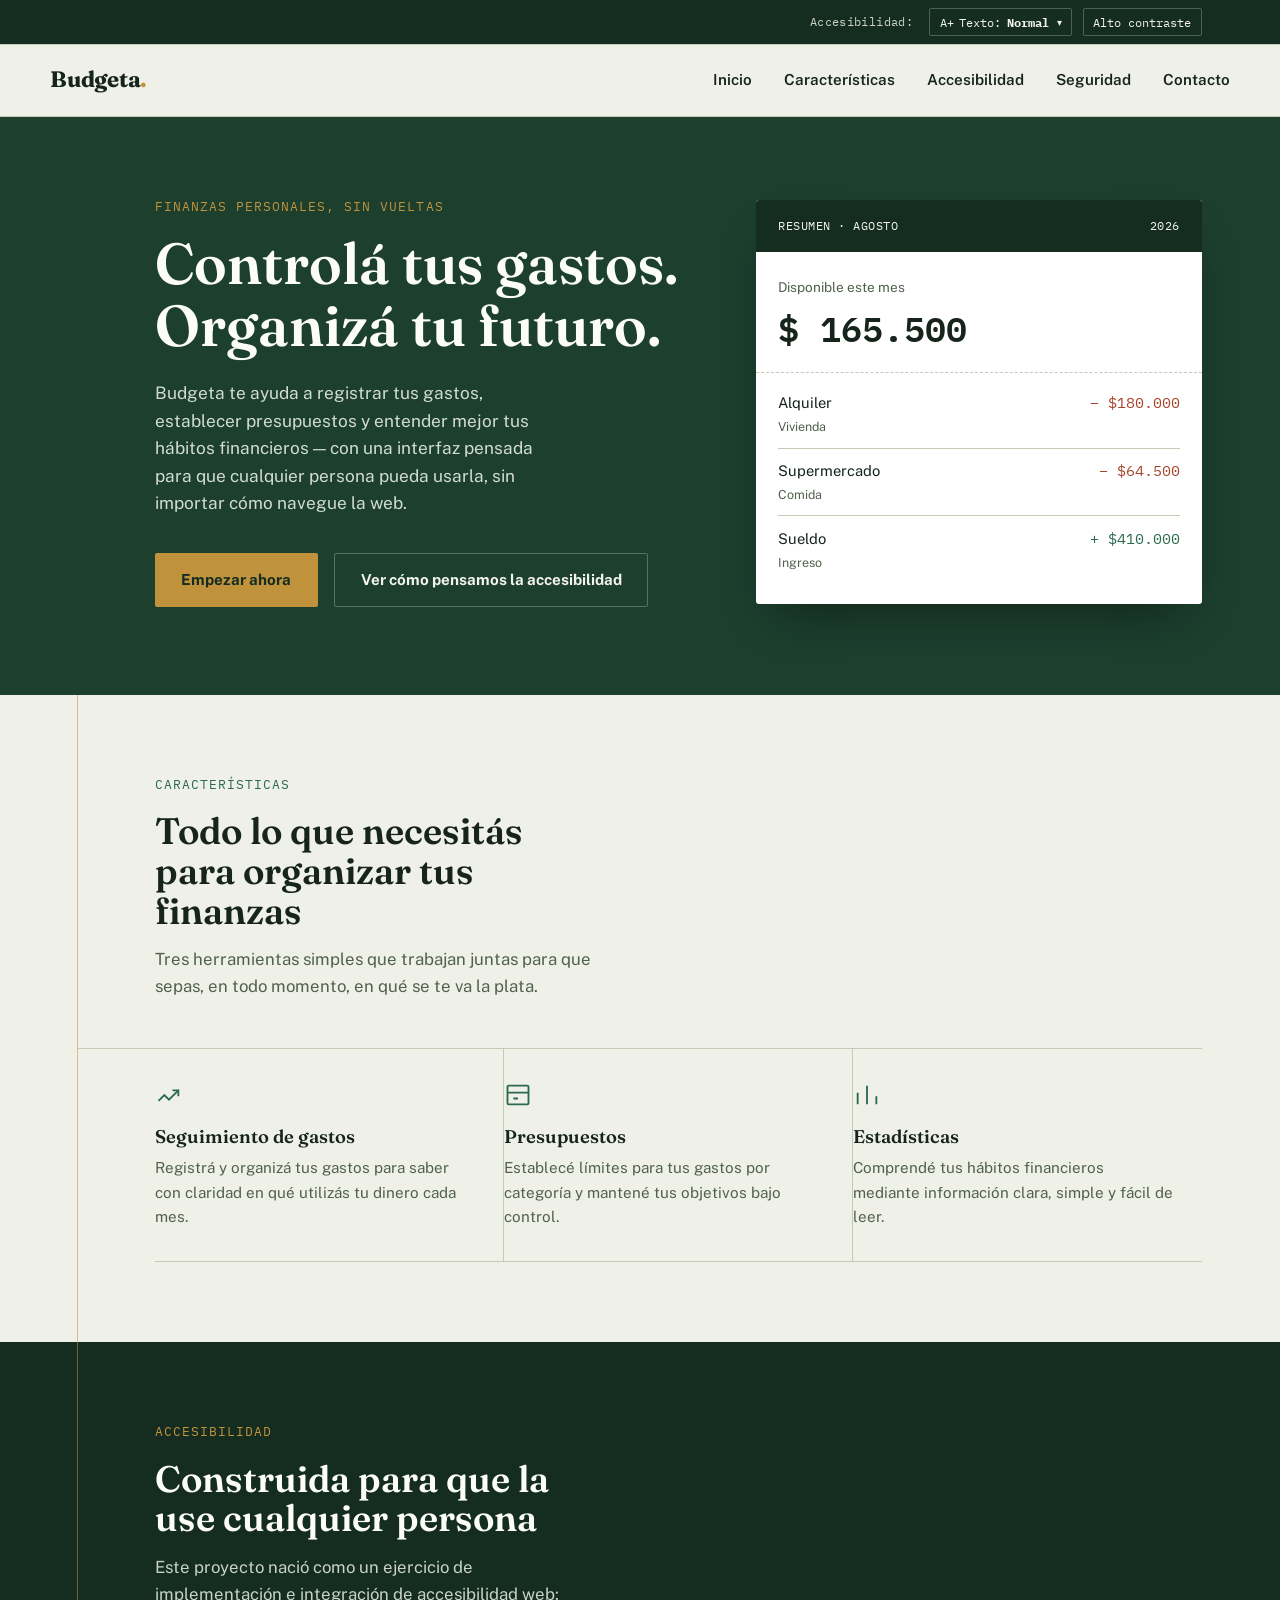
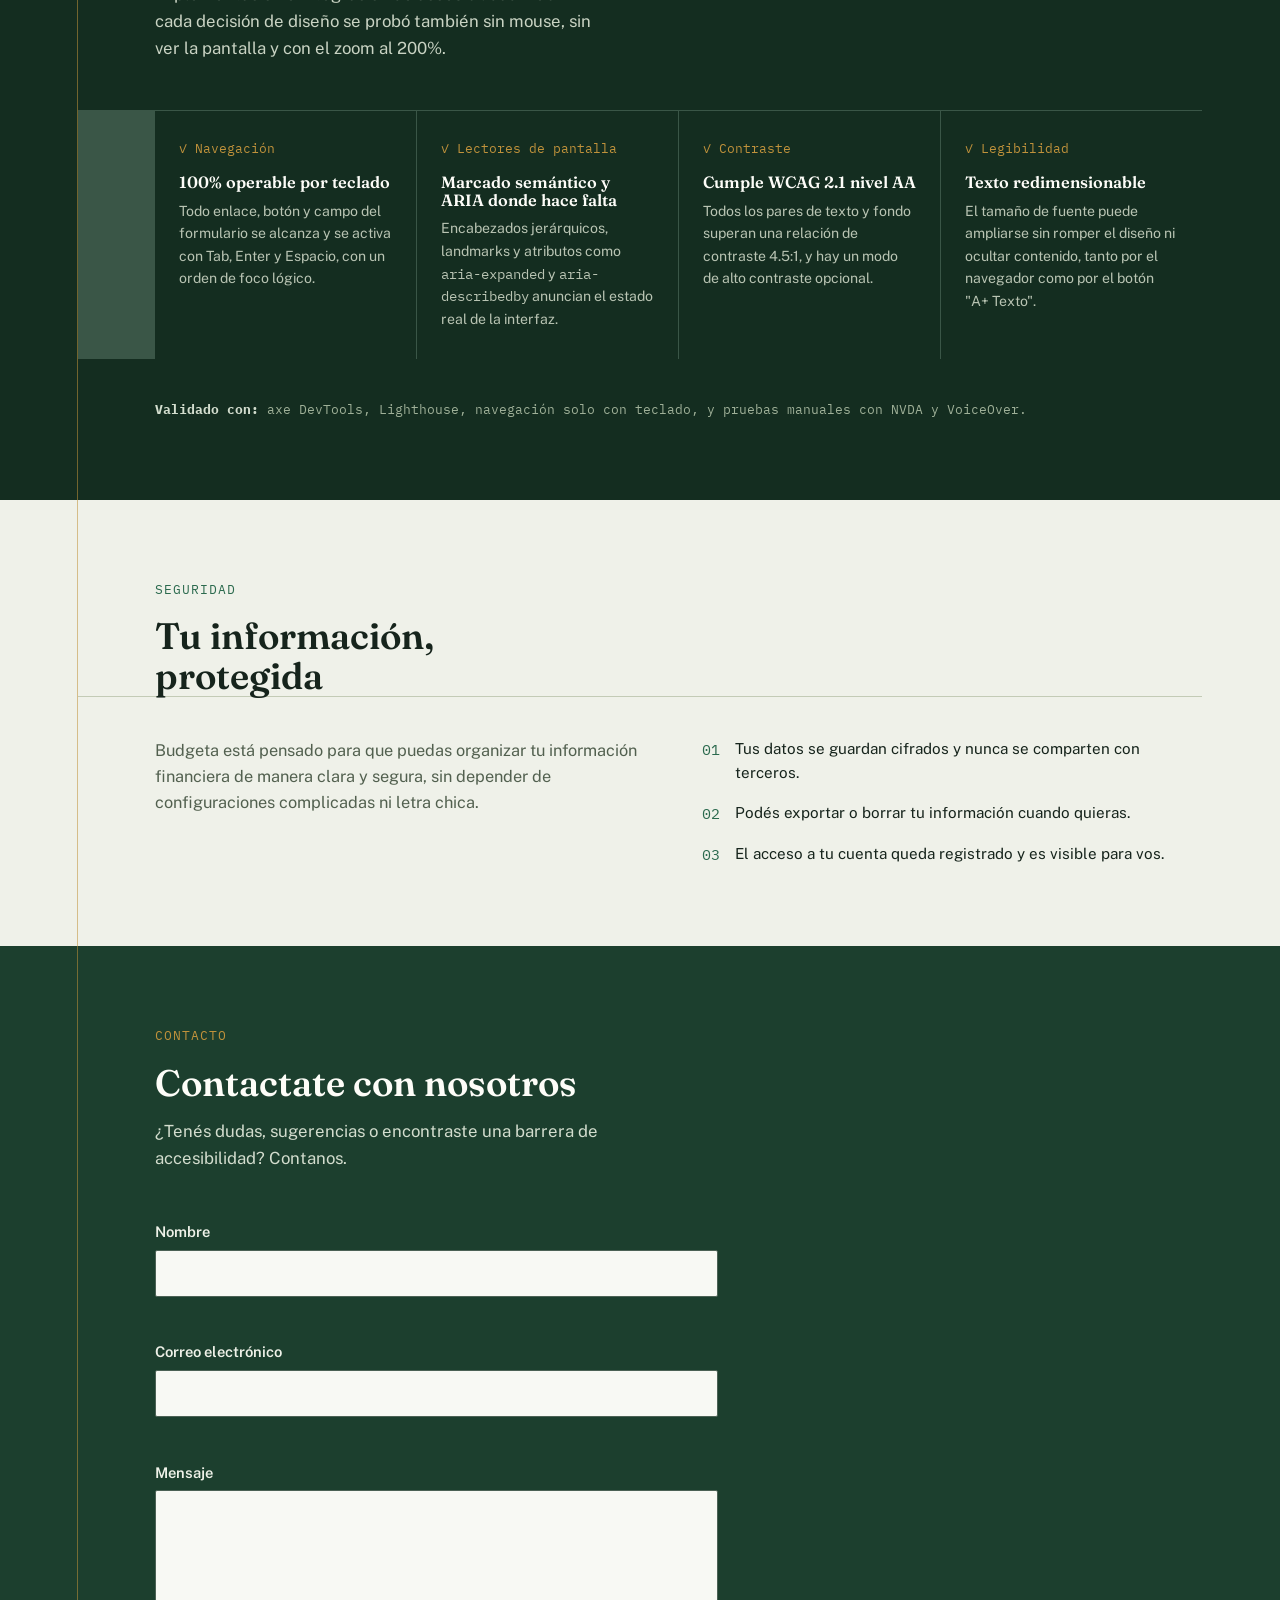
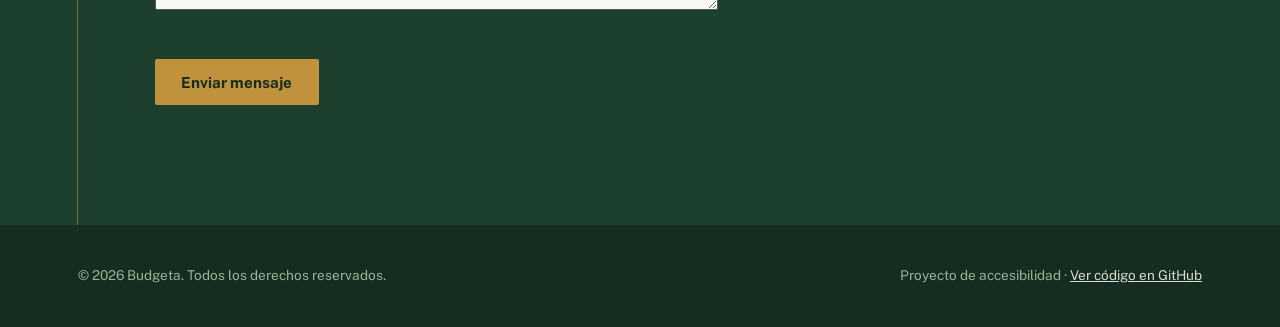
<file: index.html>
<!DOCTYPE html>
<html lang="es">
<head>
<meta charset="UTF-8">
<meta name="viewport" content="width=device-width, initial-scale=1.0">
<title>Budgeta — Controlá tus gastos, organizá tu futuro</title>
<meta name="description" content="Budgeta es la app que te ayuda a organizar tus gastos, definir presupuestos y entender tus hábitos financieros. Construida con accesibilidad real: teclado, lectores de pantalla y contraste AA.">
<link rel="preconnect" href="https://fonts.googleapis.com">
<link rel="preconnect" href="https://fonts.gstatic.com" crossorigin>
<link href="https://fonts.googleapis.com/css2?family=Fraunces:opsz,wght@9..144,400;9..144,500;9..144,600;9..144,700&family=Public+Sans:wght@400;500;600;700&family=IBM+Plex+Mono:wght@400;500;600&display=swap" rel="stylesheet">
<link rel="stylesheet" href="styles.css">
</head>
<body>

<a href="#main-content" class="skip-link">Saltar al contenido principal</a>

<header>
  <div class="toolbar" role="region" aria-label="Herramientas de accesibilidad">
    <div class="wrap">
      <span class="lbl">Accesibilidad:</span>
      
      <!-- Selector desplegable de 3 tamaños de texto -->
      <div class="tamano-texto-wrapper">
        <button type="button" 
                id="btn-texto" 
                class="a11y-btn a11y-btn--dropdown" 
                aria-haspopup="true" 
                aria-expanded="false" 
                aria-controls="menu-tamanos">
          <span class="btn-texto-icon" aria-hidden="true">A+</span>
          <span>Texto:</span> <strong id="lbl-tamano-actual">Normal</strong>
          <span class="btn-arrow" aria-hidden="true">▾</span>
        </button>
        <div id="menu-tamanos" class="menu-desplegable-tamanos" role="menu" aria-label="Opciones de tamaño de fuente" hidden>
          <button type="button" class="opt-tamano" role="menuitemradio" aria-checked="true" data-size="normal">
            <span class="opt-check" aria-hidden="true">✓</span>
            <span class="opt-icon-sample" style="font-size: 0.85em;">A</span>
            <span class="opt-name">Normal (100%)</span>
          </button>
          <button type="button" class="opt-tamano" role="menuitemradio" aria-checked="false" data-size="grande">
            <span class="opt-check" aria-hidden="true">✓</span>
            <span class="opt-icon-sample" style="font-size: 1.05em;">A+</span>
            <span class="opt-name">Grande (118%)</span>
          </button>
          <button type="button" class="opt-tamano" role="menuitemradio" aria-checked="false" data-size="muy-grande">
            <span class="opt-check" aria-hidden="true">✓</span>
            <span class="opt-icon-sample" style="font-size: 1.25em;">A++</span>
            <span class="opt-name">Muy grande (136%)</span>
          </button>
        </div>
      </div>

      <button type="button" id="btn-contraste" class="a11y-btn" aria-pressed="false">Alto contraste</button>
    </div>
  </div>
  <nav class="principal wrap" aria-label="Navegación principal">
    <a href="#inicio" class="brand">Budgeta<span class="dot">.</span></a>
    <button type="button" class="menu-toggle" aria-expanded="false" aria-controls="menu-principal" id="btn-menu">
      Menú
    </button>
    <ul id="menu-principal">
      <li><a href="#inicio">Inicio</a></li>
      <li><a href="#caracteristicas">Características</a></li>
      <li><a href="#accesibilidad">Accesibilidad</a></li>
      <li><a href="#seguridad">Seguridad</a></li>
      <li><a href="#contacto">Contacto</a></li>
    </ul>
  </nav>
</header>

<main id="main-content" tabindex="-1">

  <section id="inicio">
    <div class="wrap">
      <div class="hero-grid">
        <div>
          <span class="eyebrow">Finanzas personales, sin vueltas</span>
          <h1>Controlá tus gastos.<br>Organizá tu futuro.</h1>
          <p class="lead">Budgeta te ayuda a registrar tus gastos, establecer presupuestos y entender mejor tus hábitos financieros — con una interfaz pensada para que cualquier persona pueda usarla, sin importar cómo navegue la web.</p>
          <div class="cta-row">
            <a href="#contacto" class="btn btn-primary">Empezar ahora</a>
            <a href="#accesibilidad" class="btn btn-ghost">Ver cómo pensamos la accesibilidad</a>
          </div>
        </div>

        <div class="ledger-card" aria-label="Ejemplo de resumen mensual en Budgeta">
          <div class="ledger-card__head">
            <span>Resumen · Agosto</span>
            <span>2026</span>
          </div>
          <div class="ledger-card__balance">
            <span class="label">Disponible este mes</span>
            <span class="amount num" id="balance-demo">$ 0</span>
          </div>
          <div class="ledger-rows">
            <div class="ledger-row">
              <span class="desc">Alquiler<span class="cat">Vivienda</span></span>
              <span class="amt neg num">− $180.000</span>
            </div>
            <div class="ledger-row">
              <span class="desc">Supermercado<span class="cat">Comida</span></span>
              <span class="amt neg num">− $64.500</span>
            </div>
            <div class="ledger-row">
              <span class="desc">Sueldo<span class="cat">Ingreso</span></span>
              <span class="amt pos num">+ $410.000</span>
            </div>
          </div>
        </div>
      </div>
    </div>
  </section>

  <section id="caracteristicas" class="ledger">
    <div class="wrap">
      <div class="section-head">
        <span class="eyebrow">Características</span>
        <h2>Todo lo que necesitás para organizar tus finanzas</h2>
        <p>Tres herramientas simples que trabajan juntas para que sepas, en todo momento, en qué se te va la plata.</p>
      </div>

      <div class="feature-list">
        <article>
          <svg class="icon" width="28" height="28" viewBox="0 0 24 24" fill="none" stroke="currentColor" stroke-width="1.6" aria-hidden="true"><path d="M3 17l5-5 4 4 8-8"/><path d="M15 8h5v5"/></svg>
          <h3>Seguimiento de gastos</h3>
          <p>Registrá y organizá tus gastos para saber con claridad en qué utilizás tu dinero cada mes.</p>
        </article>
        <article>
          <svg class="icon" width="28" height="28" viewBox="0 0 24 24" fill="none" stroke="currentColor" stroke-width="1.6" aria-hidden="true"><rect x="3" y="4" width="18" height="16" rx="1"/><path d="M3 10h18M8 15h4"/></svg>
          <h3>Presupuestos</h3>
          <p>Establecé límites para tus gastos por categoría y mantené tus objetivos bajo control.</p>
        </article>
        <article>
          <svg class="icon" width="28" height="28" viewBox="0 0 24 24" fill="none" stroke="currentColor" stroke-width="1.6" aria-hidden="true"><path d="M4 20V10M12 20V4M20 20v-7"/></svg>
          <h3>Estadísticas</h3>
          <p>Comprendé tus hábitos financieros mediante información clara, simple y fácil de leer.</p>
        </article>
      </div>
    </div>
  </section>

  <section id="accesibilidad" class="ledger">
    <div class="wrap">
      <div class="section-head">
        <span class="eyebrow">Accesibilidad</span>
        <h2>Construida para que la use cualquier persona</h2>
        <p>Este proyecto nació como un ejercicio de implementación e integración de accesibilidad web: cada decisión de diseño se probó también sin mouse, sin ver la pantalla y con el zoom al 200%.</p>
      </div>

      <div class="a11y-grid">
        <div class="a11y-card">
          <span class="check">✓ Navegación</span>
          <h3>100% operable por teclado</h3>
          <p>Todo enlace, botón y campo del formulario se alcanza y se activa con Tab, Enter y Espacio, con un orden de foco lógico.</p>
        </div>
        <div class="a11y-card">
          <span class="check">✓ Lectores de pantalla</span>
          <h3>Marcado semántico y ARIA donde hace falta</h3>
          <p>Encabezados jerárquicos, landmarks y atributos como <span class="num">aria-expanded</span> y <span class="num">aria-describedby</span> anuncian el estado real de la interfaz.</p>
        </div>
        <div class="a11y-card">
          <span class="check">✓ Contraste</span>
          <h3>Cumple WCAG 2.1 nivel AA</h3>
          <p>Todos los pares de texto y fondo superan una relación de contraste 4.5:1, y hay un modo de alto contraste opcional.</p>
        </div>
        <div class="a11y-card">
          <span class="check">✓ Legibilidad</span>
          <h3>Texto redimensionable</h3>
          <p>El tamaño de fuente puede ampliarse sin romper el diseño ni ocultar contenido, tanto por el navegador como por el botón "A+ Texto".</p>
        </div>
      </div>

      <p class="a11y-tools"><strong>Validado con:</strong> axe DevTools, Lighthouse, navegación solo con teclado, y pruebas manuales con NVDA y VoiceOver.</p>
    </div>
  </section>

  <section id="seguridad" class="ledger">
    <div class="wrap">
      <div class="section-head" style="margin-bottom:0;">
        <span class="eyebrow">Seguridad</span>
        <h2>Tu información, protegida</h2>
      </div>
      <div class="seguridad-grid">
        <p>Budgeta está pensado para que puedas organizar tu información financiera de manera clara y segura, sin depender de configuraciones complicadas ni letra chica.</p>
        <ul class="seguridad-list">
          <li><span class="marca num">01</span> Tus datos se guardan cifrados y nunca se comparten con terceros.</li>
          <li><span class="marca num">02</span> Podés exportar o borrar tu información cuando quieras.</li>
          <li><span class="marca num">03</span> El acceso a tu cuenta queda registrado y es visible para vos.</li>
        </ul>
      </div>
    </div>
  </section>

  <section id="contacto" class="ledger">
    <div class="wrap">
      <div class="section-head">
        <span class="eyebrow">Contacto</span>
        <h2>Contactate con nosotros</h2>
        <p>¿Tenés dudas, sugerencias o encontraste una barrera de accesibilidad? Contanos.</p>
      </div>

      <form id="form-contacto" novalidate>
  <div>
    <label for="nombre">Nombre</label>
    <input type="text" id="nombre" name="nombre" autocomplete="name" required aria-describedby="nombre-error">
    <p id="nombre-error" role="alert"></p>
  </div>
  <div>
    <label for="email">Correo electrónico</label>
    <input type="email" id="email" name="email" autocomplete="email" required aria-describedby="email-error">
    <p id="email-error" role="alert"></p>
  </div>
  <div>
    <label for="mensaje">Mensaje</label>
    <textarea id="mensaje" name="mensaje" required aria-describedby="mensaje-error"></textarea>
    <p id="mensaje-error" role="alert"></p>
  </div>
        <button type="submit" class="btn btn-primary">Enviar mensaje</button>
        <p class="form-status" role="status" id="form-status"></p>
      </form>
    </div>
  </section>

</main>

<footer>
  <div class="wrap">
    <p>© 2026 Budgeta. Todos los derechos reservados.</p>
    <p>Proyecto de accesibilidad · <a href="https://github.com/dobleges/ProyAccesibilidadLandingPage" target="_blank" rel="noopener">Ver código en GitHub</a></p>
  </div>
</footer>

<script src="script.js"></script>

</body>
</html>
</file>
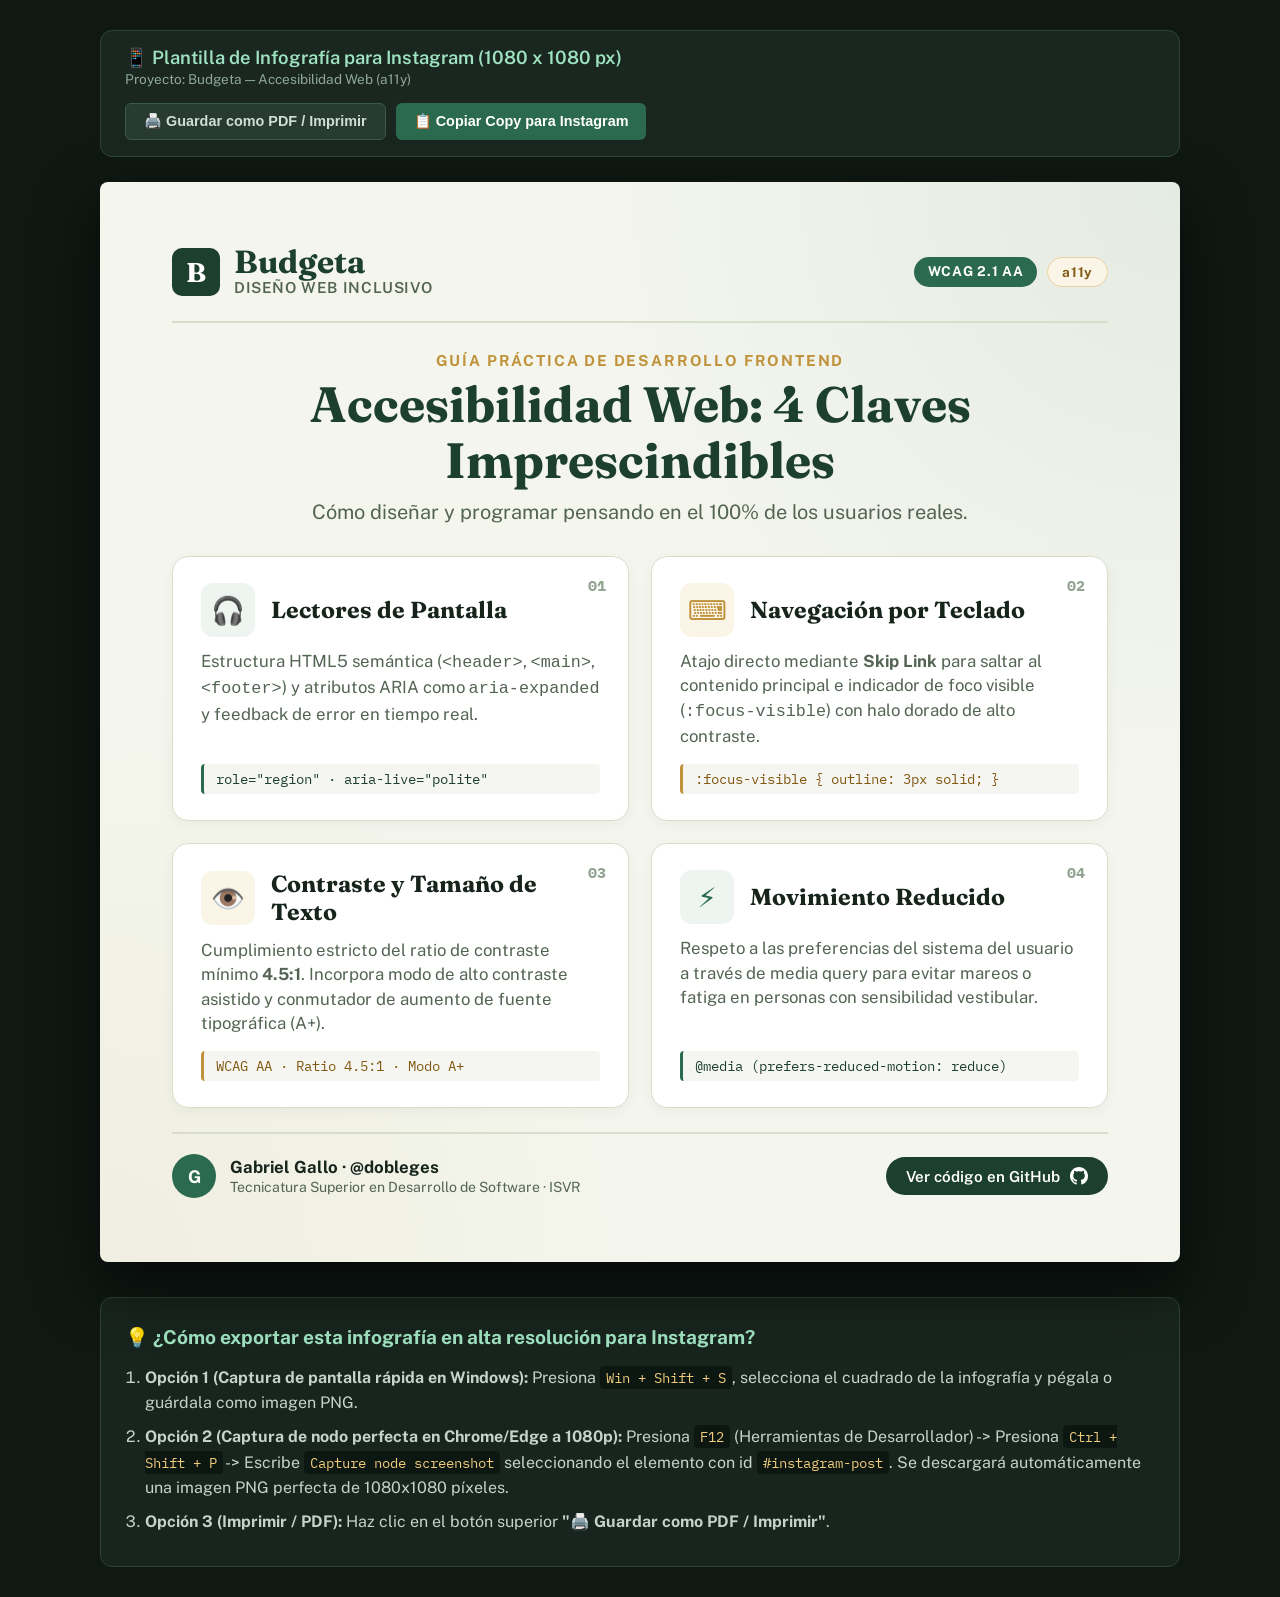
<file: infografia.html>
<!DOCTYPE html>
<html lang="es">
<head>
  <meta charset="UTF-8">
  <meta name="viewport" content="width=device-width, initial-scale=1.0">
  <title>Infografía Instagram — Accesibilidad Web (Budgeta)</title>
  <link rel="preconnect" href="https://fonts.googleapis.com">
  <link rel="preconnect" href="https://fonts.gstatic.com" crossorigin>
  <link href="https://fonts.googleapis.com/css2?family=Fraunces:opsz,wght@9..144,600;9..144,700&family=Public+Sans:wght@400;600;700&family=IBM+Plex+Mono:wght@500&display=swap" rel="stylesheet">
  <style>
    :root {
      --ink: #16241c;
      --paper: #f4f6ee;
      --card-bg: #ffffff;
      --jade: #2b6a4e;
      --jade-deep: #1c3f2e;
      --gold: #c0923b;
      --gold-soft: #fbf5e8;
      --line: #d8decb;
      --muted: #536453;
      --font-display: 'Fraunces', Georgia, serif;
      --font-body: 'Public Sans', system-ui, sans-serif;
      --font-mono: 'IBM Plex Mono', monospace;
    }

    * { box-sizing: border-box; margin: 0; padding: 0; }

    body {
      background: #0f1813;
      color: #e5ebe7;
      font-family: var(--font-body);
      min-height: 100vh;
      display: flex;
      flex-direction: column;
      align-items: center;
      padding: 30px 15px;
    }

    .toolbar {
      max-width: 1080px;
      width: 100%;
      background: #192720;
      border: 1px solid #2d4538;
      border-radius: 12px;
      padding: 16px 24px;
      display: flex;
      flex-wrap: wrap;
      justify-content: space-between;
      align-items: center;
      gap: 15px;
      margin-bottom: 25px;
    }

    .toolbar h1 {
      font-size: 1.15rem;
      font-weight: 600;
      color: #9fe2c0;
    }

    .toolbar-actions {
      display: flex;
      gap: 10px;
    }

    .btn {
      background: var(--jade);
      color: #ffffff;
      border: none;
      padding: 9px 18px;
      border-radius: 6px;
      font-weight: 600;
      cursor: pointer;
      font-size: 0.9rem;
      display: inline-flex;
      align-items: center;
      gap: 8px;
      transition: background 0.2s;
    }

    .btn:hover {
      background: #398864;
    }

    .btn-secondary {
      background: #273b30;
      color: #d1ded6;
      border: 1px solid #3c594a;
    }

    .btn-secondary:hover {
      background: #334e3f;
    }

    /* Contenedor exacto para Instagram (1080 x 1080) */
    .canvas-wrapper {
      position: relative;
      box-shadow: 0 25px 60px rgba(0,0,0,0.6);
      border-radius: 8px;
      overflow: hidden;
    }

    #instagram-post {
      width: 1080px;
      height: 1080px;
      background: var(--paper);
      color: var(--ink);
      padding: 64px 72px;
      display: flex;
      flex-direction: column;
      justify-content: space-between;
      position: relative;
      background-image: 
        radial-gradient(circle at 100% 0%, rgba(43, 106, 78, 0.08) 0%, transparent 40%),
        radial-gradient(circle at 0% 100%, rgba(192, 146, 59, 0.08) 0%, transparent 40%);
    }

    /* Header del post */
    .post-header {
      display: flex;
      justify-content: space-between;
      align-items: center;
      border-bottom: 2px solid var(--line);
      padding-bottom: 24px;
    }

    .brand {
      display: flex;
      align-items: center;
      gap: 14px;
    }

    .brand-icon {
      width: 48px;
      height: 48px;
      background: var(--jade-deep);
      color: #fff;
      border-radius: 10px;
      display: flex;
      align-items: center;
      justify-content: center;
      font-family: var(--font-display);
      font-size: 1.7rem;
      font-weight: 700;
    }

    .brand-text h2 {
      font-family: var(--font-display);
      font-size: 2rem;
      color: var(--jade-deep);
      line-height: 1;
    }

    .brand-text span {
      font-size: 0.95rem;
      color: var(--muted);
      font-weight: 600;
      letter-spacing: 0.04em;
      text-transform: uppercase;
    }

    .badges {
      display: flex;
      gap: 10px;
    }

    .badge {
      background: var(--jade);
      color: #fff;
      font-size: 0.85rem;
      font-weight: 700;
      padding: 6px 14px;
      border-radius: 20px;
      letter-spacing: 0.05em;
    }

    .badge-gold {
      background: var(--gold-soft);
      color: #835c17;
      border: 1px solid #ebd39f;
    }

    /* Bloque central de título */
    .title-block {
      margin: 28px 0 32px;
      text-align: center;
    }

    .title-block .tagline {
      display: inline-block;
      font-size: 0.95rem;
      text-transform: uppercase;
      letter-spacing: 0.12em;
      color: var(--gold);
      font-weight: 700;
      margin-bottom: 8px;
    }

    .title-block h3 {
      font-family: var(--font-display);
      font-size: 3.1rem;
      font-weight: 700;
      line-height: 1.12;
      color: var(--jade-deep);
      margin-bottom: 12px;
    }

    .title-block p {
      font-size: 1.25rem;
      color: var(--muted);
      max-width: 820px;
      margin: 0 auto;
    }

    /* Grilla de 4 pilares */
    .grid-pillars {
      display: grid;
      grid-template-columns: 1fr 1fr;
      gap: 22px;
      flex-grow: 1;
    }

    .card {
      background: var(--card-bg);
      border: 1px solid var(--line);
      border-radius: 16px;
      padding: 26px 28px;
      display: flex;
      flex-direction: column;
      justify-content: flex-start;
      box-shadow: 0 4px 14px rgba(22, 36, 28, 0.04);
      position: relative;
    }

    .card-top {
      display: flex;
      align-items: center;
      gap: 16px;
      margin-bottom: 12px;
    }

    .icon-box {
      width: 54px;
      height: 54px;
      background: #eef4f0;
      border-radius: 12px;
      display: flex;
      align-items: center;
      justify-content: center;
      color: var(--jade);
      font-size: 1.7rem;
      flex-shrink: 0;
    }

    .icon-box.gold {
      background: var(--gold-soft);
      color: var(--gold);
    }

    .card-number {
      position: absolute;
      top: 18px;
      right: 22px;
      font-family: var(--font-mono);
      font-size: 0.95rem;
      color: #92a392;
      font-weight: 700;
    }

    .card h4 {
      font-family: var(--font-display);
      font-size: 1.45rem;
      color: var(--ink);
      line-height: 1.2;
    }

    .card p {
      font-size: 1.05rem;
      color: var(--muted);
      line-height: 1.45;
      margin-bottom: 12px;
    }

    .card-code {
      margin-top: auto;
      background: #f5f6f2;
      border-left: 3px solid var(--jade);
      padding: 6px 12px;
      border-radius: 4px;
      font-family: var(--font-mono);
      font-size: 0.85rem;
      color: var(--jade-deep);
    }

    .card-code.gold-border {
      border-left-color: var(--gold);
      color: #815711;
    }

    /* Footer del post */
    .post-footer {
      border-top: 2px solid var(--line);
      padding-top: 20px;
      margin-top: 24px;
      display: flex;
      justify-content: space-between;
      align-items: center;
    }

    .author-info {
      display: flex;
      align-items: center;
      gap: 14px;
    }

    .author-avatar {
      width: 44px;
      height: 44px;
      border-radius: 50%;
      background: var(--jade);
      color: #fff;
      display: flex;
      align-items: center;
      justify-content: center;
      font-weight: 700;
      font-size: 1.1rem;
    }

    .author-meta strong {
      display: block;
      font-size: 1.05rem;
      color: var(--ink);
    }

    .author-meta span {
      font-size: 0.88rem;
      color: var(--muted);
    }

    .cta-badge {
      display: flex;
      align-items: center;
      gap: 10px;
      background: var(--jade-deep);
      color: #ffffff;
      padding: 10px 20px;
      border-radius: 30px;
      font-size: 0.95rem;
      font-weight: 600;
    }

    .cta-badge svg {
      width: 18px;
      height: 18px;
      fill: currentColor;
    }

    /* Estilo para pantalla pequeña / zoom out para previsualizar */
    @media (max-width: 1120px) {
      .canvas-wrapper {
        transform: scale(0.65);
        transform-origin: top center;
        margin-bottom: -350px;
      }
    }
    @media (max-width: 740px) {
      .canvas-wrapper {
        transform: scale(0.35);
        margin-bottom: -680px;
      }
    }

    /* Modal o ayuda de exportación */
    .instructions {
      max-width: 1080px;
      width: 100%;
      background: #18251e;
      border: 1px solid #2d4538;
      border-radius: 12px;
      padding: 24px;
      margin-top: 35px;
      line-height: 1.6;
    }

    .instructions h3 {
      color: #9fe2c0;
      margin-bottom: 12px;
      font-size: 1.2rem;
    }

    .instructions ol {
      padding-left: 20px;
      color: #c4d4cc;
    }

    .instructions li {
      margin-bottom: 8px;
    }

    .instructions code {
      background: #0d1712;
      color: #f1cb7c;
      padding: 2px 6px;
      border-radius: 4px;
      font-family: var(--font-mono);
      font-size: 0.9rem;
    }
  </style>
</head>
<body>

  <!-- Barra de control superior -->
  <div class="toolbar">
    <div>
      <h1>📱 Plantilla de Infografía para Instagram (1080 x 1080 px)</h1>
      <span style="font-size: 0.85rem; color: #8fa89b;">Proyecto: Budgeta — Accesibilidad Web (a11y)</span>
    </div>
    <div class="toolbar-actions">
      <button class="btn btn-secondary" onclick="window.print()">🖨️ Guardar como PDF / Imprimir</button>
      <button class="btn" onclick="copiarTextoPost()">📋 Copiar Copy para Instagram</button>
    </div>
  </div>

  <!-- Contenedor del Post de Instagram -->
  <div class="canvas-wrapper">
    <div id="instagram-post">

      <!-- Header -->
      <header class="post-header">
        <div class="brand">
          <div class="brand-icon">B</div>
          <div class="brand-text">
            <h2>Budgeta</h2>
            <span>Diseño Web Inclusivo</span>
          </div>
        </div>
        <div class="badges">
          <span class="badge">WCAG 2.1 AA</span>
          <span class="badge badge-gold">a11y</span>
        </div>
      </header>

      <!-- Bloque central de título -->
      <section class="title-block">
        <span class="tagline">Guía práctica de desarrollo frontend</span>
        <h3>Accesibilidad Web: 4 Claves Imprescindibles</h3>
        <p>Cómo diseñar y programar pensando en el 100% de los usuarios reales.</p>
      </section>

      <!-- 4 Pilares en cuadrícula -->
      <div class="grid-pillars">

        <!-- Pilar 1 -->
        <article class="card">
          <span class="card-number">01</span>
          <div class="card-top">
            <div class="icon-box">🎧</div>
            <div>
              <h4>Lectores de Pantalla</h4>
            </div>
          </div>
          <p>Estructura HTML5 semántica (<code>&lt;header&gt;</code>, <code>&lt;main&gt;</code>, <code>&lt;footer&gt;</code>) y atributos ARIA como <code>aria-expanded</code> y feedback de error en tiempo real.</p>
          <div class="card-code">role="region" · aria-live="polite"</div>
        </article>

        <!-- Pilar 2 -->
        <article class="card">
          <span class="card-number">02</span>
          <div class="card-top">
            <div class="icon-box gold">⌨️</div>
            <div>
              <h4>Navegación por Teclado</h4>
            </div>
          </div>
          <p>Atajo directo mediante <strong>Skip Link</strong> para saltar al contenido principal e indicador de foco visible (<code>:focus-visible</code>) con halo dorado de alto contraste.</p>
          <div class="card-code gold-border">:focus-visible { outline: 3px solid; }</div>
        </article>

        <!-- Pilar 3 -->
        <article class="card">
          <span class="card-number">03</span>
          <div class="card-top">
            <div class="icon-box gold">👁️</div>
            <div>
              <h4>Contraste y Tamaño de Texto</h4>
            </div>
          </div>
          <p>Cumplimiento estricto del ratio de contraste mínimo <strong>4.5:1</strong>. Incorpora modo de alto contraste asistido y conmutador de aumento de fuente tipográfica (A+).</p>
          <div class="card-code gold-border">WCAG AA · Ratio 4.5:1 · Modo A+</div>
        </article>

        <!-- Pilar 4 -->
        <article class="card">
          <span class="card-number">04</span>
          <div class="card-top">
            <div class="icon-box">⚡</div>
            <div>
              <h4>Movimiento Reducido</h4>
            </div>
          </div>
          <p>Respeto a las preferencias del sistema del usuario a través de media query para evitar mareos o fatiga en personas con sensibilidad vestibular.</p>
          <div class="card-code">@media (prefers-reduced-motion: reduce)</div>
        </article>

      </div>

      <!-- Footer del post -->
      <footer class="post-footer">
        <div class="author-info">
          <div class="author-avatar">G</div>
          <div class="author-meta">
            <strong>Gabriel Gallo · @dobleges</strong>
            <span>Tecnicatura Superior en Desarrollo de Software · ISVR</span>
          </div>
        </div>

        <div class="cta-badge">
          <span>Ver código en GitHub</span>
          <svg viewBox="0 0 24 24">
            <path d="M12 0C5.37 0 0 5.37 0 12c0 5.31 3.435 9.795 8.205 11.385.6.105.825-.255.825-.57 0-.285-.015-1.23-.015-2.235-3.015.555-3.795-.735-4.035-1.41-.135-.345-.72-1.41-1.23-1.695-.42-.225-1.02-.78-.015-.795.945-.015 1.62.87 1.845 1.23 1.08 1.815 2.805 1.305 3.495.99.105-.78.42-1.305.765-1.605-2.67-.3-5.46-1.335-5.46-5.925 0-1.305.465-2.385 1.23-3.225-.12-.3-.54-1.53.12-3.18 0 0 1.005-.315 3.3 1.23.96-.27 1.98-.405 3-.405s2.04.135 3 .405c2.295-1.56 3.3-1.23 3.3-1.23.66 1.65.24 2.88.12 3.18.765.84 1.23 1.905 1.23 3.225 0 4.605-2.805 5.625-5.475 5.925.435.375.81 1.095.81 2.22 0 1.605-.015 2.895-.015 3.3 0 .315.225.69.825.57A12.02 12.02 0 0024 12c0-6.63-5.37-12-12-12z"/>
          </svg>
        </div>
      </footer>

    </div>
  </div>

  <!-- Instrucciones de exportación -->
  <div class="instructions">
    <h3>💡 ¿Cómo exportar esta infografía en alta resolución para Instagram?</h3>
    <ol>
      <li><strong>Opción 1 (Captura de pantalla rápida en Windows):</strong> Presiona <code>Win + Shift + S</code>, selecciona el cuadrado de la infografía y pégala o guárdala como imagen PNG.</li>
      <li><strong>Opción 2 (Captura de nodo perfecta en Chrome/Edge a 1080p):</strong>
        Presiona <code>F12</code> (Herramientas de Desarrollador) -> Presiona <code>Ctrl + Shift + P</code> -> Escribe <code>Capture node screenshot</code> seleccionando el elemento con id <code>#instagram-post</code>. Se descargará automáticamente una imagen PNG perfecta de 1080x1080 píxeles.
      </li>
      <li><strong>Opción 3 (Imprimir / PDF):</strong> Haz clic en el botón superior <strong>"🖨️ Guardar como PDF / Imprimir"</strong>.</li>
    </ol>
  </div>

  <script>
    function copiarTextoPost() {
      const copyText = `¿Tu web la puede usar cualquier persona? 🌐♿

La accesibilidad web (a11y) no es una opción ni un agregado decorativo al final: es un derecho fundamental y una buena práctica de ingeniería de software.

En este proyecto desarrollé la Landing Page accesible para "Budgeta" (gestor de finanzas personales), aplicando los estándares internacionales WCAG 2.1 nivel AA.

Aquí las 4 claves principales que implementamos:

1️⃣ Lectores de Pantalla: Estructura HTML5 semántica y atributos ARIA para que personas con discapacidad visual naveguen con total autonomía.
2️⃣ Navegación por Teclado: Skip Link ("Saltar al contenido principal") y foco visible (:focus-visible) para quienes no utilizan ratón.
3️⃣ Contraste & Tamaño de Fuente: Ratio de color superior a 4.5:1, switch de alto contraste y tamaño de letra ampliable (A+).
4️⃣ Movimiento Reducido: Soporte a prefers-reduced-motion para respetar la sensibilidad vestibular.

💻 Código libre y documentación completa en GitHub:
🔗 github.com/dobleges/ProyAccesibilidadLandingPage

¿Ya estás aplicando a11y en tus proyectos? ¡Te leo en comentarios! 👇

---
#AccesibilidadWeb #A11y #DesarrolloWeb #Frontend #WebDevelopment #UXUI #WCAG #HTML5 #CSS3 #JavaScript #InclusionDigital #ISVR #Programacion`;

      navigator.clipboard.writeText(copyText).then(() => {
        alert("¡Texto y hashtags para Instagram copiados al portapapeles!");
      }).catch(() => {
        prompt("Copia el texto para tu publicación de Instagram:", copyText);
      });
    }
  </script>
</body>
</html>
</file>
<file: styles.css>
:root{
  --ink:#16241c;
  --paper:#eff1e9;
  --paper-raised:#ffffff;
  --jade:#2b6a4e;
  --jade-deep:#1c3f2e;
  --jade-deeper:#142d20;
  --gold:#c0923b;
  --line:#c3cbb6;
  --muted:#52604f;
  --error:#a6432b;
  --focus:#c0923b;

  --font-display:'Fraunces', Georgia, serif;
  --font-body:'Public Sans', -apple-system, BlinkMacSystemFont, sans-serif;
  --font-mono:'IBM Plex Mono', ui-monospace, Menlo, monospace;

  --max:1180px;
  --radius:2px;
}

/* --- Tema de alto contraste, se activa/desactiva con JS --- */
body.contrast-alto,
body.contraste-alto{
  --paper:#ffffff;
  --paper-raised:#ffffff;
  --ink:#000000;
  --jade:#004d26;
  --jade-deep:#000000;
  --jade-deeper:#000000;
  --gold:#7a4f00;
  --line:#000000;
  --muted:#111111;
  --error:#900000;
  --focus:#000000;
}

body.contrast-alto .toolbar,
body.contraste-alto .toolbar{
  background:#000000;
  border-bottom:2px solid #ffffff;
}

body.contrast-alto .a11y-btn,
body.contraste-alto .a11y-btn{
  border:2px solid #ffffff;
  color:#ffffff;
}

body.contrast-alto .a11y-btn[aria-pressed="true"],
body.contraste-alto .a11y-btn[aria-pressed="true"],
body.contrast-alto .a11y-btn--dropdown[aria-expanded="true"],
body.contraste-alto .a11y-btn--dropdown[aria-expanded="true"]{
  background:#ffff00;
  color:#000000;
  border-color:#ffff00;
  font-weight:700;
}

body.contrast-alto .menu-desplegable-tamanos,
body.contraste-alto .menu-desplegable-tamanos{
  background:#000000;
  border:2px solid #ffffff;
}

body.contrast-alto .opt-tamano,
body.contraste-alto .opt-tamano{
  color:#ffffff;
}
body.contrast-alto .opt-tamano:hover,
body.contrast-alto .opt-tamano:focus-visible,
body.contraste-alto .opt-tamano:hover,
body.contraste-alto .opt-tamano:focus-visible{
  background:#ffffff;
  color:#000000;
}
body.contrast-alto .opt-tamano[aria-checked="true"],
body.contraste-alto .opt-tamano[aria-checked="true"]{
  background:#ffff00;
  color:#000000;
  font-weight:700;
}
body.contrast-alto .opt-tamano[aria-checked="true"] .opt-check,
body.contraste-alto .opt-tamano[aria-checked="true"] .opt-check,
body.contrast-alto .opt-tamano[aria-checked="true"] .opt-icon-sample,
body.contraste-alto .opt-tamano[aria-checked="true"] .opt-icon-sample{
  color:#000000;
}

body.contrast-alto .btn-primary,
body.contraste-alto .btn-primary{
  background:#ffff00;
  color:#000000;
  border:2px solid #000000;
  font-weight:700;
}

body.contrast-alto .btn-ghost,
body.contraste-alto .btn-ghost{
  background:#000000;
  color:#ffffff;
  border:2px solid #ffffff;
}
body.contrast-alto .btn-ghost:hover,
body.contraste-alto .btn-ghost:hover{
  background:#ffffff;
  color:#000000;
}

body.contrast-alto .ledger-card,
body.contraste-alto .ledger-card{
  border:2px solid #000000;
}

body.contrast-alto .a11y-grid,
body.contraste-alto .a11y-grid{
  background:#ffffff;
  border-top:1px solid #ffffff;
}

body.contrast-alto .a11y-card,
body.contraste-alto .a11y-card{
  border:1px solid #ffffff;
}

body.contrast-alto [role="alert"],
body.contraste-alto [role="alert"]{
  color:#ffeb3b;
  font-weight:700;
}

body.contrast-alto .form-status[role="status"],
body.contraste-alto .form-status[role="status"]{
  color:#a6ffc2;
  font-weight:700;
}

body.contrast-alto footer,
body.contraste-alto footer{
  border-top:2px solid #ffffff;
  color:#ffffff;
}
body.contrast-alto footer a,
body.contraste-alto footer a{
  color:#ffffff;
}

*,*::before,*::after{box-sizing:border-box;}
html{scroll-behavior:smooth;}
@media (prefers-reduced-motion: reduce){
  html{scroll-behavior:auto;}
  *,*::before,*::after{animation-duration:0.001ms !important; animation-iteration-count:1 !important; transition-duration:0.001ms !important; scroll-behavior:auto !important;}
}

/* Escala tipográfica accesible global (3 niveles) */
html{
  font-size:100%;
}
html.texto-normal,
body.texto-normal{
  font-size:100%;
}
html.texto-grande,
body.texto-grande{
  font-size:118%;
}
html.texto-muy-grande,
body.texto-muy-grande{
  font-size:136%;
}

body{
  margin:0;
  background:var(--paper);
  color:var(--ink);
  font-family:var(--font-body);
  font-size:1rem;
  line-height:1.6;
  -webkit-font-smoothing:antialiased;
}

h1,h2,h3{
  font-family:var(--font-display);
  color:var(--ink);
  line-height:1.08;
  margin:0;
  font-weight:600;
}
p{margin:0;}
a{color:inherit;}
img,svg{display:block; max-width:100%;}

.num{ font-family:var(--font-mono); font-variant-numeric:tabular-nums; }

/* Visibilidad del foco — nunca se elimina, solo se restyla */
a:focus-visible,
button:focus-visible,
input:focus-visible,
textarea:focus-visible{
  outline:3px solid var(--focus);
  outline-offset:3px;
  border-radius:1px;
}
main:focus{ outline:none; }

.skip-link{
  position:absolute;
  left:1rem; top:-3.5rem;
  background:var(--gold);
  color:var(--jade-deeper);
  padding:0.75rem 1.25rem;
  font-family:var(--font-body);
  font-weight:700;
  text-decoration:none;
  z-index:200;
  transition:top .15s ease;
  border-radius:0 0 4px 4px;
}
.skip-link:focus{ top:0; }

.wrap{ max-width:var(--max); margin:0 auto; padding:0 1.75rem; }

/* ---------- Margen tipo libro contable: el motivo distintivo ---------- */
.ledger{ position:relative; }
.ledger::before{
  content:"";
  position:absolute;
  top:0; bottom:0; left:clamp(1rem, 6vw, 5.5rem);
  width:1px;
  background:color-mix(in srgb, var(--gold) 55%, transparent);
}
@media (max-width:760px){ .ledger::before{ display:none; } }

/* ---------- Header ---------- */
header{
  position:sticky; top:0; z-index:100;
  background:var(--paper);
  border-bottom:1px solid var(--line);
}
.toolbar{
  border-bottom:1px solid var(--line);
  background:var(--jade-deeper);
  color:#f2f4ec;
}
.toolbar .wrap{
  display:flex; align-items:center; justify-content:flex-end; gap:.65rem;
  padding-top:.5rem; padding-bottom:.5rem;
  font-family:var(--font-mono); font-size:.78rem;
  flex-wrap:wrap;
}
.toolbar span.lbl{ margin-right:.35rem; color:#c9d3c3; letter-spacing:.03em; }

/* Contenedor relativo y selector desplegable de tamaño de texto */
.tamano-texto-wrapper{
  position:relative;
  display:inline-block;
}

.a11y-btn{
  background:transparent;
  border:1px solid #4c6255;
  color:#f2f4ec;
  font-family:var(--font-mono);
  font-size:.78rem;
  padding:.3rem .6rem;
  cursor:pointer;
  border-radius:2px;
  display:inline-flex;
  align-items:center;
  gap:.35rem;
}
.a11y-btn[aria-pressed="true"]{
  background:var(--gold);
  border-color:var(--gold);
  color:var(--jade-deeper);
  font-weight:600;
}
.a11y-btn:hover{ border-color:var(--gold); }

.a11y-btn--dropdown{
  position:relative;
}
.a11y-btn--dropdown .btn-arrow{
  font-size:.65rem;
  transition:transform .2s ease;
  margin-left:.15rem;
}
.a11y-btn--dropdown[aria-expanded="true"] .btn-arrow{
  transform:rotate(180deg);
}
.a11y-btn--dropdown[aria-expanded="true"]{
  border-color:var(--gold);
}

.menu-desplegable-tamanos{
  position:absolute;
  top:calc(100% + 5px);
  left:0;
  min-width:195px;
  background:var(--jade-deeper);
  border:1px solid #4c6255;
  border-radius:3px;
  box-shadow:0 12px 28px rgba(0,0,0,.45);
  padding:.35rem;
  z-index:250;
  display:flex;
  flex-direction:column;
  gap:.2rem;
}
.menu-desplegable-tamanos[hidden]{
  display:none !important;
}

.opt-tamano{
  background:transparent;
  border:none;
  color:#f2f4ec;
  font-family:var(--font-mono);
  font-size:.78rem;
  padding:.45rem .6rem;
  border-radius:2px;
  cursor:pointer;
  display:flex;
  align-items:center;
  gap:.5rem;
  text-align:left;
  width:100%;
}
.opt-tamano:hover,
.opt-tamano:focus-visible{
  background:#264936;
  outline:2px solid var(--focus);
}
.opt-tamano .opt-check{
  opacity:0;
  width:1.2ch;
  color:var(--gold);
  font-weight:bold;
}
.opt-tamano[aria-checked="true"]{
  background:color-mix(in srgb, var(--gold) 25%, transparent);
  color:#ffffff;
  font-weight:600;
}
.opt-tamano[aria-checked="true"] .opt-check{
  opacity:1;
}
.opt-tamano .opt-icon-sample{
  font-family:var(--font-display);
  font-weight:700;
  color:var(--gold);
  width:2.2ch;
  text-align:center;
}

nav.principal{
  display:flex; align-items:center; justify-content:space-between;
  padding:1.1rem 0;
}
.brand{
  font-family:var(--font-display);
  font-weight:700;
  font-size:1.4rem;
  text-decoration:none;
  letter-spacing:-0.01em;
}
.brand .dot{ color:var(--gold); }

.menu-toggle{
  display:none;
  background:none;
  border:1px solid var(--line);
  padding:.5rem .8rem;
  font-family:var(--font-body);
  font-weight:600;
  cursor:pointer;
}

ul#menu-principal{
  list-style:none;
  display:flex;
  gap:2rem;
  margin:0; padding:0;
  font-weight:600;
  font-size:.95rem;
}
ul#menu-principal a{
  text-decoration:none;
  padding:.3rem 0;
  border-bottom:2px solid transparent;
}
ul#menu-principal a:hover{ border-bottom-color:var(--gold); }

@media (max-width:760px){
  .menu-toggle{ display:inline-block; }
  ul#menu-principal{
    display:none;
    flex-direction:column;
    gap:0;
    position:absolute; left:0; right:0; top:100%;
    background:var(--paper);
    border-bottom:1px solid var(--line);
    padding:.5rem 1.75rem 1rem;
  }
  ul#menu-principal.abierto{ display:flex; }
  ul#menu-principal li{ border-top:1px solid var(--line); }
  ul#menu-principal a{ display:block; padding:.85rem 0; }
}

/* ---------- Hero ---------- */
#inicio{
  background:var(--jade-deep);
  color:#f2f4ec;
  padding:5rem 0 5.5rem;
}
.hero-grid{
  display:grid;
  grid-template-columns:1.1fr .9fr;
  gap:3.5rem;
  align-items:center;
  padding-left:clamp(1rem, 6vw, 5.5rem);
}
@media (max-width:900px){ .hero-grid{ grid-template-columns:1fr; padding-left:0; } }

.eyebrow{
  font-family:var(--font-mono);
  font-size:.8rem;
  letter-spacing:.08em;
  text-transform:uppercase;
  color:var(--gold);
  margin-bottom:1rem;
  display:block;
}
#inicio h1{
  font-size:clamp(2.3rem, 4.6vw, 3.6rem);
  color:#fdfdf8;
}
#inicio .lead{
  margin-top:1.4rem;
  max-width:36ch;
  color:#d3ddce;
  font-size:1.08rem;
}
.cta-row{ display:flex; flex-wrap:wrap; gap:1rem; margin-top:2.2rem; }
.btn{
  display:inline-block;
  font-family:var(--font-body);
  font-weight:700;
  font-size:.95rem;
  padding:.85rem 1.6rem;
  text-decoration:none;
  border-radius:2px;
  border:1px solid transparent;
  cursor:pointer;
}
.btn-primary{ background:var(--gold); color:var(--jade-deeper); }
.btn-primary:hover{ background:#d3a24f; }
.btn-ghost{ background:transparent; color:#f2f4ec; border-color:#5a7264; }
.btn-ghost:hover{ border-color:var(--gold); color:var(--gold); }

/* Tarjeta de balance tipo libro contable (widget distintivo) */
.ledger-card{
  background:var(--paper-raised);
  color:var(--ink);
  border-radius:3px;
  box-shadow:0 24px 48px -20px rgba(0,0,0,.45);
  overflow:hidden;
}
.ledger-card__head{
  background:var(--jade-deeper);
  color:#f2f4ec;
  padding:1rem 1.4rem;
  display:flex; justify-content:space-between; align-items:baseline;
  font-family:var(--font-mono); font-size:.78rem;
  letter-spacing:.04em; text-transform:uppercase;
}
.ledger-card__balance{
  padding:1.4rem 1.4rem 1rem;
  border-bottom:1px dashed var(--line);
}
.ledger-card__balance .amount{
  font-size:2.2rem; font-weight:600;
  display:block;
}
.ledger-card__balance .label{ color:var(--muted); font-size:.85rem; }
.ledger-rows{ padding:.5rem 1.4rem 1.3rem; }
.ledger-row{
  display:flex; justify-content:space-between; gap:1rem;
  padding:.65rem 0;
  border-bottom:1px solid var(--line);
  font-size:.92rem;
}
.ledger-row:last-child{ border-bottom:none; }
.ledger-row .desc{ color:var(--ink); }
.ledger-row .cat{ display:block; color:var(--muted); font-size:.78rem; margin-top:.15rem; }
.ledger-row .amt.neg{ color:var(--error); }
.ledger-row .amt.pos{ color:var(--jade); }

/* ---------- Estructura de sección ---------- */
section{ padding:5rem 0; }
.section-head{ max-width:52ch; margin-bottom:3rem; padding-left:clamp(1rem, 6vw, 5.5rem); }
@media (max-width:760px){ .section-head{ padding-left:0; } }
.section-head .eyebrow{ color:var(--jade); }
.section-head h2{ font-size:clamp(1.7rem, 3vw, 2.3rem); margin-top:.4rem; }
.section-head p{ margin-top:1rem; color:var(--muted); font-size:1.05rem; }

/* ---------- Características ---------- */
#caracteristicas{ background:var(--paper); }
.feature-list{
  padding-left:clamp(1rem, 6vw, 5.5rem);
  display:grid;
  grid-template-columns:repeat(3,1fr);
  gap:0;
  border-top:1px solid var(--line);
}
@media (max-width:900px){ .feature-list{ grid-template-columns:1fr; } }
.feature-list article{
  padding:2rem 1.8rem 2rem 0;
  border-bottom:1px solid var(--line);
  border-right:1px solid var(--line);
}
.feature-list article:last-child{ border-right:none; }
@media (max-width:900px){ .feature-list article{ border-right:none; } }
.feature-list .icon{ color:var(--jade); margin-bottom:1.1rem; }
.feature-list h3{ font-size:1.15rem; margin-bottom:.6rem; }
.feature-list p{ color:var(--muted); font-size:.95rem; }

/* ---------- Accesibilidad (sección distintiva) ---------- */
#accesibilidad{
  background:var(--jade-deeper);
  color:#f2f4ec;
}
#accesibilidad .section-head .eyebrow{ color:var(--gold); }
#accesibilidad .section-head h2{ color:#fdfdf8; }
#accesibilidad .section-head p{ color:#c9d3c3; }

.a11y-grid{
  padding-left:clamp(1rem, 6vw, 5.5rem);
  display:grid;
  grid-template-columns:repeat(4,1fr);
  gap:1px;
  background:#3a5647;
  border-top:1px solid #3a5647;
}
@media (max-width:900px){ .a11y-grid{ grid-template-columns:repeat(2,1fr); } }
@media (max-width:520px){ .a11y-grid{ grid-template-columns:1fr; } }
.a11y-card{
  background:var(--jade-deeper);
  padding:1.8rem 1.5rem;
}
.a11y-card .check{
  color:var(--gold);
  font-family:var(--font-mono);
  font-size:.8rem;
  display:block;
  margin-bottom:.9rem;
}
.a11y-card h3{ color:#fdfdf8; font-size:1.02rem; margin-bottom:.5rem; }
.a11y-card p{ color:#b9c4b3; font-size:.88rem; }

.a11y-tools{
  padding-left:clamp(1rem, 6vw, 5.5rem);
  margin-top:2.5rem;
  font-family:var(--font-mono);
  font-size:.82rem;
  color:#9fb098;
}
.a11y-tools strong{ color:#d3ddce; }

/* ---------- Seguridad ---------- */
#seguridad{ background:var(--paper); }
.seguridad-grid{
  padding-left:clamp(1rem, 6vw, 5.5rem);
  display:grid;
  grid-template-columns:1fr 1fr;
  gap:3rem;
  align-items:start;
  border-top:1px solid var(--line);
  padding-top:2.5rem;
}
@media (max-width:800px){ .seguridad-grid{ grid-template-columns:1fr; } }
.seguridad-grid p{ color:var(--muted); font-size:1.02rem; }
.seguridad-list{ list-style:none; margin:0; padding:0; display:grid; gap:1rem; }
.seguridad-list li{
  display:flex; gap:.9rem; align-items:flex-start;
  font-size:.95rem;
}
.seguridad-list .marca{ color:var(--jade); font-family:var(--font-mono); }

/* ---------- Contacto ---------- */
#contacto{ background:var(--jade-deep); color:#f2f4ec; }
#contacto .section-head .eyebrow{ color:var(--gold); }
#contacto .section-head h2{ color:#fdfdf8; }
#contacto .section-head p{ color:#d3ddce; }

form{
  max-width:640px;
  padding-left:clamp(1rem, 6vw, 5.5rem);
  display:grid;
  gap:1.4rem;
}
form > div{ display:grid; gap:.4rem; }
label{ font-weight:600; font-size:.92rem; color:#eef1e8; }
input, textarea{
  font-family:var(--font-body);
  font-size:1rem;
  padding:.8rem .9rem;
  border:1px solid #4c6255;
  background:#f8f9f4;
  color:var(--ink);
  border-radius:2px;
}
input::placeholder, textarea::placeholder{ color:#7c887b; }
textarea{ min-height:120px; resize:vertical; }
[role="alert"]{
  font-size:.85rem;
  color:#ffd9c9;
  min-height:1.1em;
}
.form-status[role="status"]{
  font-size:.9rem;
  color:var(--gold);
  min-height:1.2em;
}
#contacto .btn-primary{ justify-self:start; margin-top:.3rem; }

/* ---------- Footer ---------- */
footer{
  background:var(--jade-deeper);
  color:#9fb098;
  padding:2.5rem 0;
  font-size:.85rem;
}
footer .wrap{
  display:flex; flex-wrap:wrap; gap:1rem;
  justify-content:space-between; align-items:center;
}
footer a{ color:#d3ddce; text-decoration:underline; }

/* ---------- Adaptabilidad y Preservación de la Organización para Textos Grandes ---------- */
html.texto-grande .feature-list,
body.texto-grande .feature-list{
  grid-template-columns:repeat(auto-fit, minmax(260px, 1fr));
}
html.texto-grande .a11y-grid,
body.texto-grande .a11y-grid{
  grid-template-columns:repeat(auto-fit, minmax(240px, 1fr));
}

html.texto-muy-grande .hero-grid,
body.texto-muy-grande .hero-grid{
  grid-template-columns:1fr;
  gap:2.5rem;
  padding-left:0;
}
html.texto-muy-grande .feature-list,
body.texto-muy-grande .feature-list{
  grid-template-columns:1fr;
}
html.texto-muy-grande .feature-list article,
body.texto-muy-grande .feature-list article{
  border-right:none;
  padding-right:0;
}
html.texto-muy-grande .a11y-grid,
body.texto-muy-grande .a11y-grid{
  grid-template-columns:repeat(auto-fit, minmax(260px, 1fr));
}
html.texto-muy-grande .seguridad-grid,
body.texto-muy-grande .seguridad-grid{
  grid-template-columns:1fr;
  gap:2rem;
}
html.texto-muy-grande .ledger-row,
body.texto-muy-grande .ledger-row{
  flex-wrap:wrap;
  gap:.4rem;
}
html.texto-muy-grande .ledger-card__balance .amount,
body.texto-muy-grande .ledger-card__balance .amount{
  word-break:break-word;
}
html.texto-muy-grande ul#menu-principal,
body.texto-muy-grande ul#menu-principal{
  gap:1rem;
}
html.texto-muy-grande .cta-row,
body.texto-muy-grande .cta-row{
  gap:.8rem;
}
</file>
